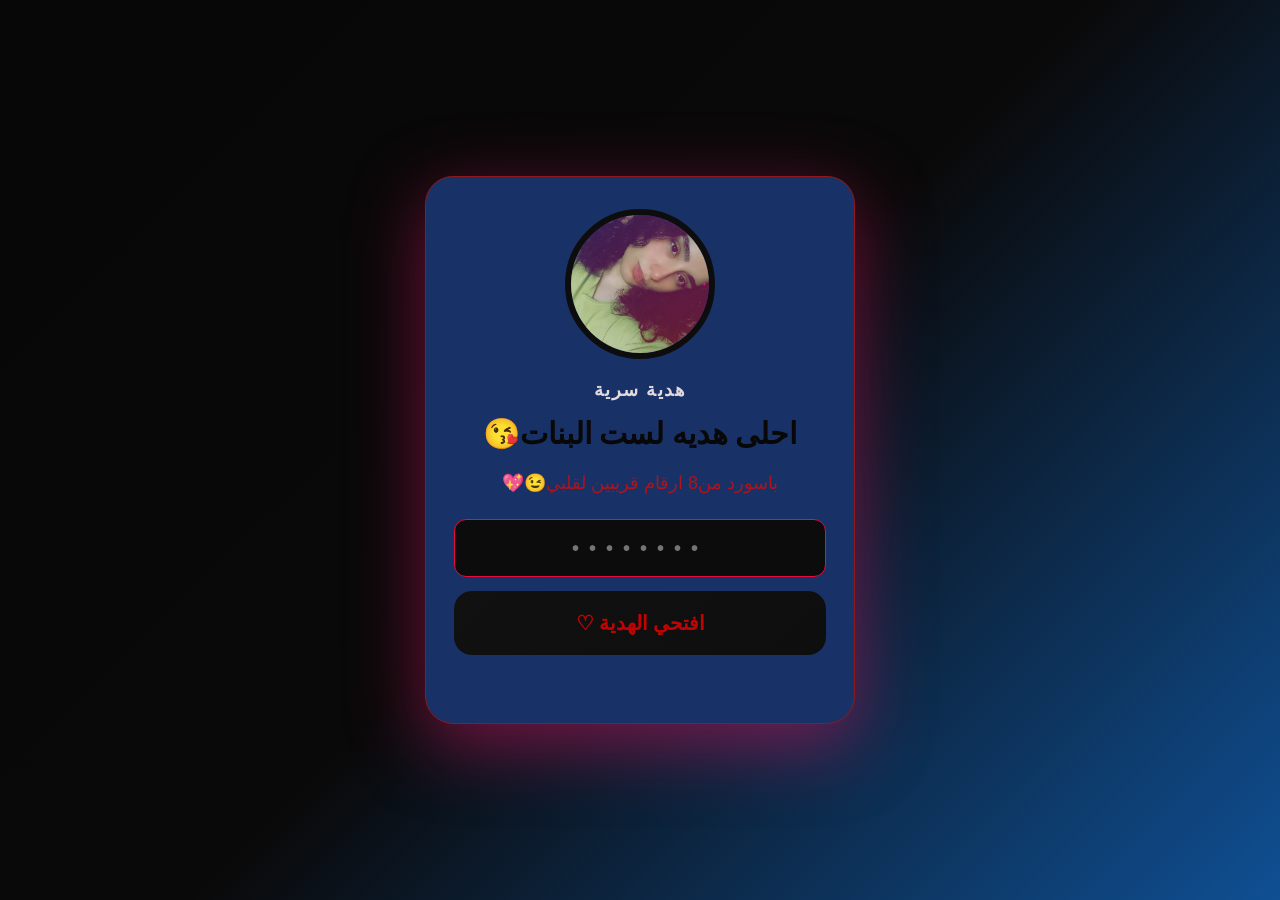
<file: index.html>
<!doctype html>
<html lang="ar" dir="rtl">
  <head>
    <meta charset="UTF-8" />
    <meta name="viewport" content="width=device-width, initial-scale=1.0" />

    <title>الهدية السرية</title>

    <link rel="stylesheet" href="style.css" />
  </head>

  <body class="login-page">
    <main class="pin-screen">
      <div class="pin-card">
        <img
          src="images/password-image.jpg.jpeg"
          alt="صورة الهدية"
        />

        <p class="eyebrow">هدية سرية</p>

        <h1>احلى هديه لست البنات😘</h1>

        <p>باسورد من8 ارقام قريبين لقلبي😉💖</p>

        <input
          id="pinInput"
          type="password"
          inputmode="numeric"
          maxlength="8"
          placeholder="••••••••"
        />

        <button
          class="button primary"
          id="pinButton"
          type="button"
        >
          افتحي الهدية ♡
        </button>

        <p
          class="pin-error"
          id="pinError"
        ></p>
      </div>
    </main>

    <script>
      const correctPin ="16102006" ;
    const pinInput = document.getElementById("pinInput");
      const pinButton = document.getElementById("pinButton");
      const pinError = document.getElementById("pinError");

      pinInput.addEventListener("input", () => {
        pinInput.value = pinInput.value
          .replace(/\D/g, "")
          .slice(0, 8);
      });

      pinButton.addEventListener("click", () => {
        const enteredPin = pinInput.value;

        if (!/^\d{8}$/.test(enteredPin)) {
          pinError.textContent =
            "اكتبي 8 أرقام بالضبط.";
          return;
        }

        if (enteredPin === correctPin) {
          window.location.href = "home.html";
        } else {
          pinError.textContent =
            "الـ PIN غلط، جربي تاني يا روحي ♡";

          pinInput.value = "";
          pinInput.focus();
        }
      });

      pinInput.addEventListener("keydown", (event) => {
        if (event.key === "Enter") {
          pinButton.click();
        }
      });
    </script>
  </body>
</html>
</file>
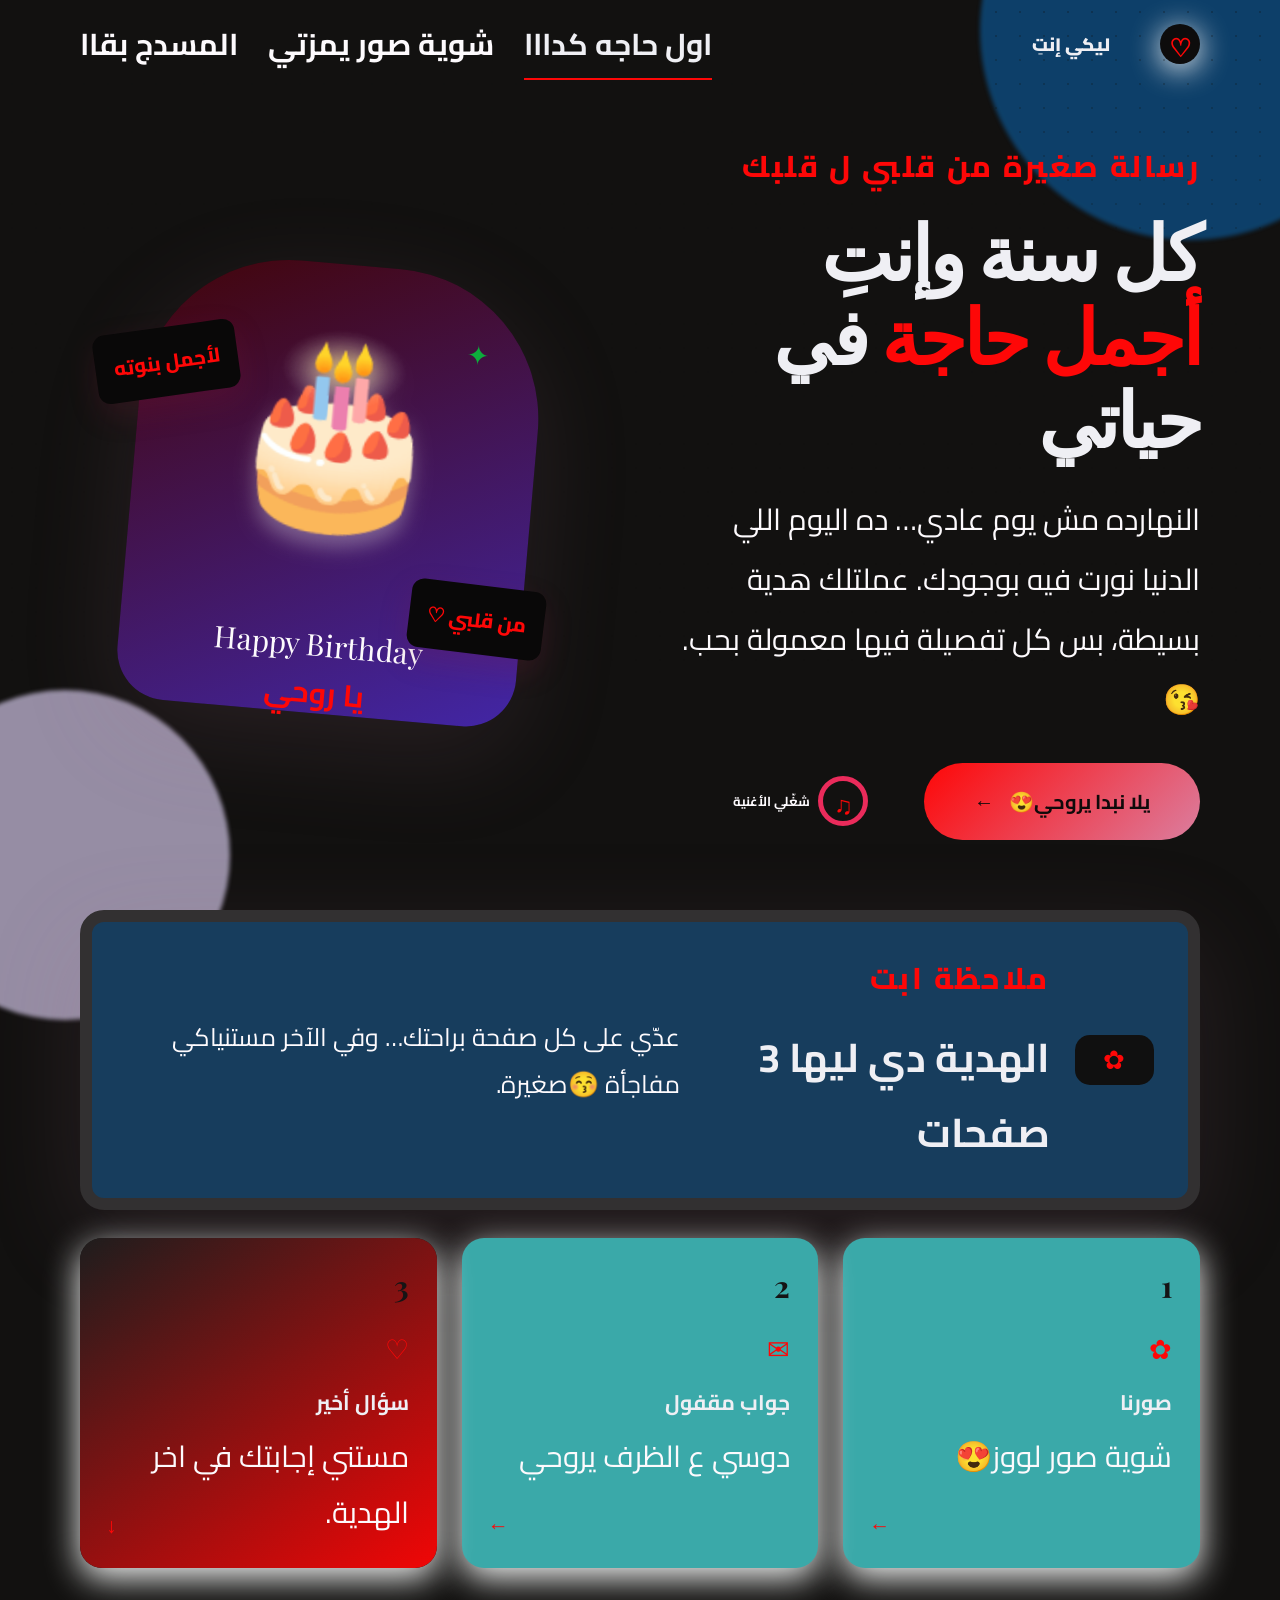
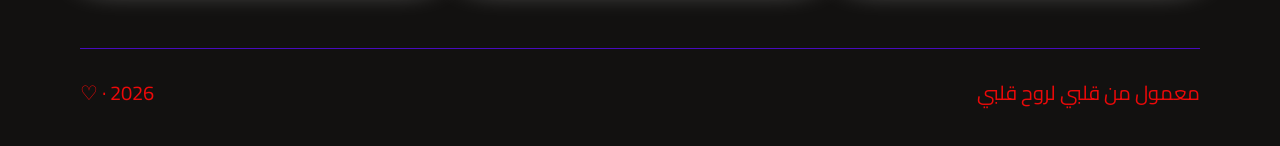
<file: home.html>
<!doctype html>
<html lang="ar" dir="rtl">
  <head>
    <meta charset="UTF-8" />
    <meta name="viewport" content="width=device-width, initial-scale=1.0" />
    <title>هديّة صغيرة لبنوووتي</title>
    <meta name="description" content="موقع عيد ميلاد صغير مليان حب وذكريات جميلة." />
    <link rel="preconnect" href="https://fonts.googleapis.com">
    <link rel="preconnect" href="https://fonts.gstatic.com" crossorigin>
    <link href="https://fonts.googleapis.com/css2?family=Cairo:wght@400;600;700;800&family=Playfair+Display:wght@600;700&display=swap" rel="stylesheet">
    <link rel="stylesheet" href="style.css" />
  </head>
  <body class="home-page">
    <div class="ambient ambient-one">
    </div>
    <div class="ambient ambient-two">
    </div>
    <header class="site-header container">
      <a class="brand" href="home.html">
        <span class="brand-mark">♡</span>
        <span>ليكي إنتِ</span>
      </a>
      <nav>
        <a class="active" href="home.html">اول حاجه كدااا</a>
        <a href="memories.html">شوية صور يمزتي</a>
        <a href="letter.html">المسدج بقاا</a>
      </nav>
    </header>
    <main>
      <section class="hero container">
        <div class="hero-copy reveal">
          <p class="eyebrow">رسالة صغيرة من قلبي ل قلبك</p>
          <h1>كل سنة وإنتِ<br>
          <em>أجمل حاجة</em> في حياتي</h1>
          <p class="hero-text">النهارده مش يوم عادي… ده اليوم اللي الدنيا نورت فيه بوجودك. عملتلك هدية بسيطة، بس كل تفصيلة فيها معمولة بحب.😘</p>
          <div class="hero-actions">
            <a class="button primary" href="memories.html">يلا نبدا يروحي😍 <span>←</span>
          </a>
          <button class="sound-pill" id="musicToggle" type="button">
            <span class="sound-icon">♫</span>
            <span id="musicLabel">شغّلي الأغنية</span>
          </button>
        </div>
      </div>
      <div class="hero-art reveal delay-one" aria-label="بطاقة عيد ميلاد مزينة بالزهور">
        <div class="orbit orbit-a">
        </div>
        <div class="orbit orbit-b">
        </div>
        <div class="cake-card">
          <div class="sparkle">✦</div>
          <div class="cake-emoji">🎂</div>
          <p>Happy Birthday</p>
          <strong>يا روحي</strong>
          <div class="mini-heart"></div>
        </div>
        <span class="floating-note note-one">لأجمل بنوته</span>
        <span class="floating-note note-two">من قلبي ♡    </span>
      </div>
    </section>
    <section class="intro-strip container reveal">
      <div class="strip-icon">✿</div>
      <div>
        <p class="eyebrow">ملاحظة ابت</p>
        <h2>الهدية دي ليها 3 صفحات</h2>
      </div>
      <p>عدّي على كل صفحة براحتك… وفي الآخر مستنياكي مفاجأة 😚صغيرة.</p>
    </section>
    <section class="steps container">
      <a class="step-card reveal" href="memories.html">
        <span class="step-number">1</span>
        <span class="step-icon">✿</span>
        <h3>صورنا</h3>
        <p>شوية صور لووز😍</p>
        <span class="arrow">←</span>
      </a>
      <a class="step-card reveal delay-one" href="letter.html">
        <span class="step-number">2</span>
        <span class="step-icon">✉</span>
        <h3>جواب مقفول</h3>
        <p>دوسي ع الظرف يروحي</p>
        <span class="arrow">←</span>
      </a>
      <div class="step-card final-card reveal delay-two">
        <span class="step-number">3</span>
        <span class="step-icon">♡</span>
        <h3>سؤال أخير</h3>
        <p>مستني إجابتك في اخر الهدية.</p>
        <span class="arrow">↓</span>
      </div>
    </section>
  </main>
  <footer class="site-footer container">
    <span>معمول من قلبي لروح قلبي</span>
    <span>2026 · ♡</span>
  </footer>
  <audio id="birthdayAudio" loop>
    <source src="assets/birthday-song.mp3.mpeg" type="audio/mpeg">
  </audio>
  <script src="script.js">
  </script>
</body>
</html>
</file>
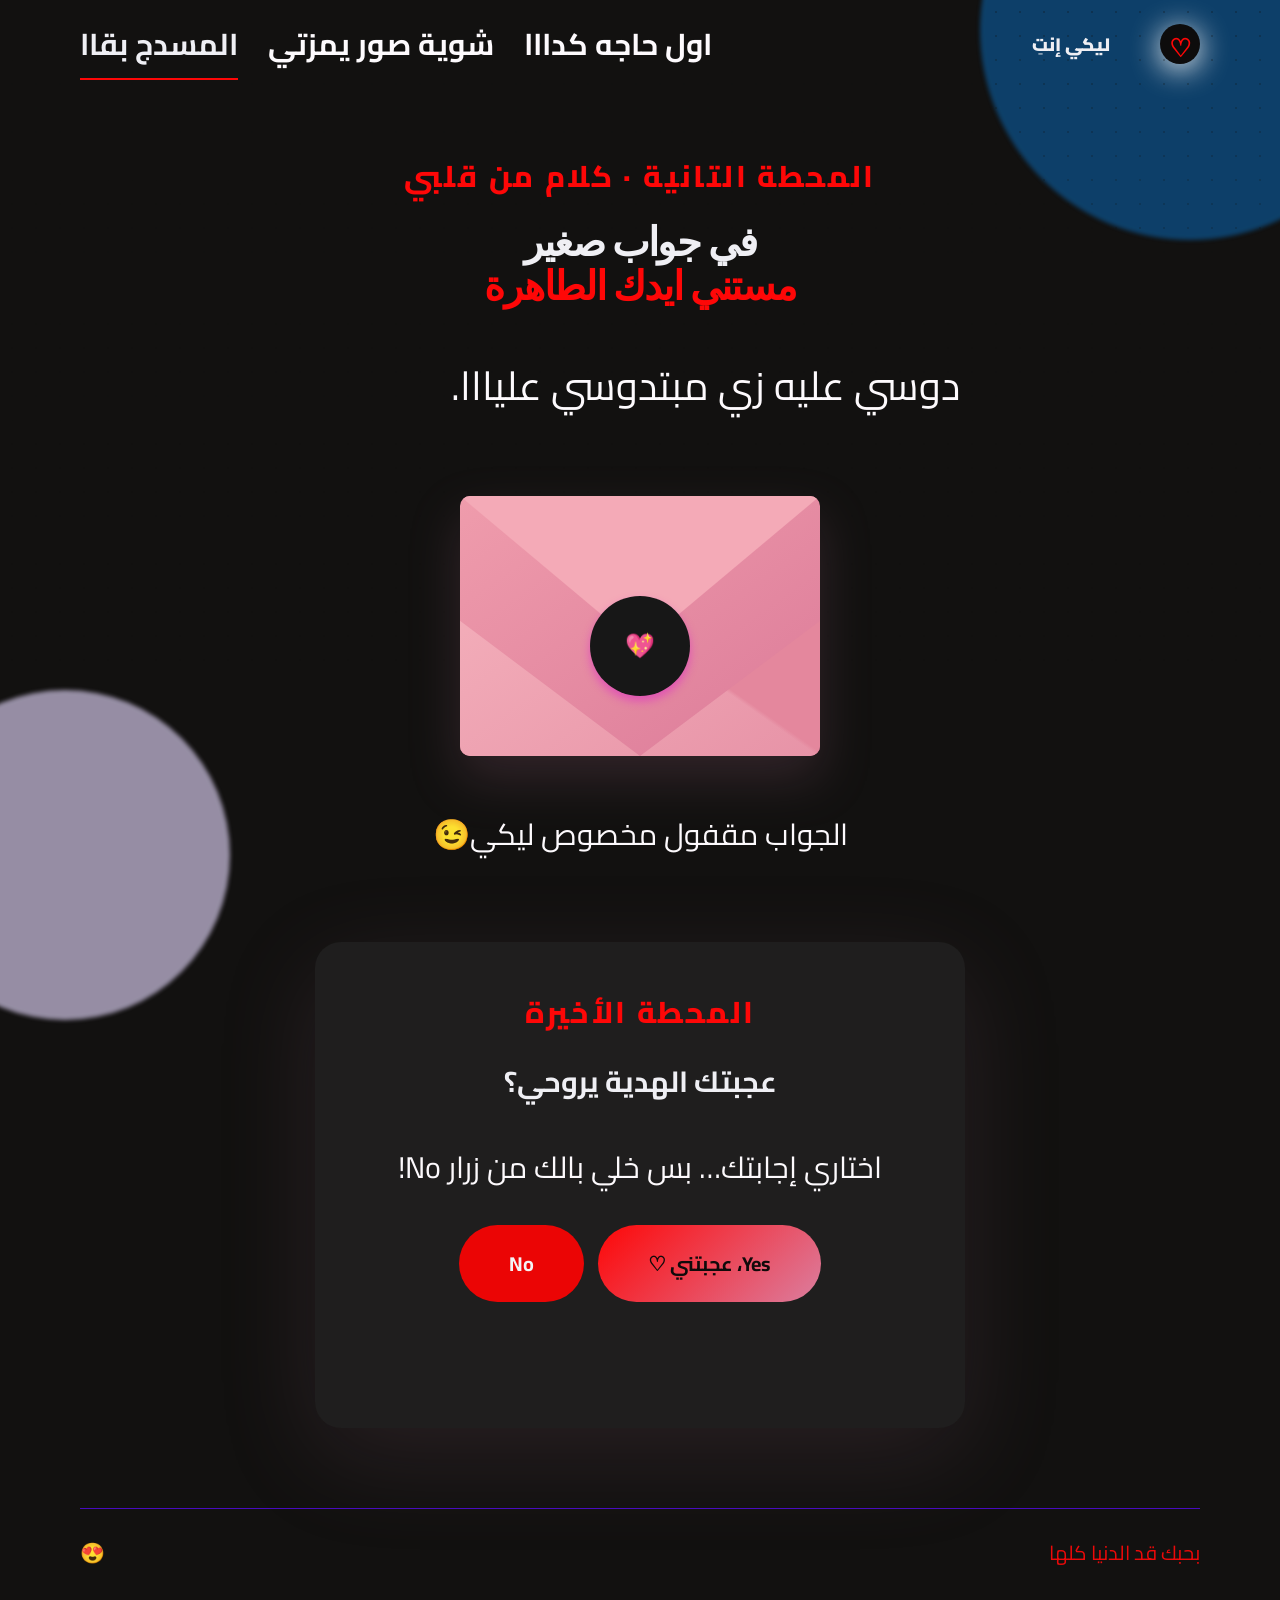
<file: letter.html>
<!doctype html>
<html lang="ar" dir="rtl">
  <head>
    <meta charset="UTF-8"/>
    <meta name="viewport" content="width=device-width, initial-scale=1.0"/>
    <title>الجواب المقفول | هدية عيد الميلاد</title>
    <link rel="preconnect" href="https://fonts.googleapis.com">
    <link rel="preconnect" href="https://fonts.gstatic.com" crossorigin>
    <link href="https://fonts.googleapis.com/css2?family=Cairo:wght@400;600;700;800&family=Playfair+Display:wght@600;700&display=swap" rel="stylesheet">
    <link rel="stylesheet" href="style.css"/>
  </head>
  <body>
    <div class="ambient ambient-one">
    </div>
    <div class="ambient ambient-two">
    </div>
    <header class="site-header container">
      <a class="brand" href="home.html">
        <span class="brand-mark">♡</span>
        <span>ليكي إنتِ</span>
      </a>
      <nav>
      <a href="home.html">اول حاجه كدااا</a>
        <a href="memories.html">شوية صور يمزتي</a>
        <a class="active" href="letter.html">المسدج بقاا</a>
      </nav>
    </header>
    <main class="inner-page letter-page container">
      <div class="page-heading centered reveal">
        <p class="eyebrow">المحطة التانية · كلام من قلبي</p>
        <h1>في جواب صغير<br>
        <em>مستني ايدك الطاهرة</em>
      </h1>
      <p> دوسي عليه زي مبتدوسي عليااا.</p>
    </div>
    <section class="letter-stage reveal">
      <button class="envelope" id="envelope" type="button" aria-expanded="false">
        <span class="envelope-back">
        </span>
        <span class="letter-paper">
          <span class="paper-content" id="letterContent">  كل سنه وانت طيبة ينور عيني كل سنه وانت جنبي ومعايا كل سنه وانت اجمل حاجه حصلت فحياتي 
انا بحبك اوي بجد يملك بحبك ومش بعرف اوصف حبي ليكي عارف اني بزعلك كتير واني اوقات كمان بهملك والله بيكون غصب عني انا مليش فالدنيا دي كلها غيرك ولا عايز فالدنيا دي كلها غيرك عايز اقعد معاكي دايما وادلعك واسمع صوتك وضحكتك علشان دول الي بيخلوني احسن وقادر اعمل اي حاجه 
الانسانه الوحيدة الي لقيتها سبورت ليا وجنبي وحضنها دايما مفتوحلي انا بحبك ياجمل من شافت عيني بحبك يالي عرفت يعني اي حب بسببك 
دي كانت هدية صغيرة مش مقامك بس عاملهالك بكل حب بجد ومتاكد انها هتفرحك 
اوعي تزعلي مني فيوم يبت بابا ملوش فالدنيا غيرك وميقدر يعيش من غيرك
حبيبتو الي عرف الحب ع ايدها والامان والحضن الحنين 
صاحبتو الي دايما جنبو وسرو معاها وراحتو معاها قبل متكون حبيبتو بنتو الي ميقدرش يشوفها زعلانه ولا يشوفها بتعيط بنتو الي بيحبها اكتر من نفسو واي حد فالدنيا بنتو الي حسستو يعني اي اب بجد 
انا بحبك اوي يملك بحبك بكل تفاصيلك بكل عيوبك بكل حاجه انا مش عايز غيرك بجد ولا هقبل اكون لغيرك عيوبك عندي احسن من مزايا فاي حد وانا اصلا بشوف عيوبك مزايا ليا 
`كل سنه وانت طيبة يحتة من قلب بابا😚💖💖💖💖💖💖🎈.</span>
        </span>
        <span class="envelope-flap">
        </span>
        <span class="envelope-front">
        </span>
        <span class="wax-seal">💖</span>
        <span class="open-hint">دوسي يبت</span>
      </button>
      <p class="letter-status" id="letterStatus">الجواب مقفول مخصوص ليكي😉</p>
    </section>
    <section class="question-card reveal">
      <p class="eyebrow">المحطة الأخيرة</p>
      <h2>عجبتك الهدية يروحي؟</h2>
      <p>اختاري إجابتك… بس خلي بالك من زرار No!</p>
      <div class="answer-buttons">
        <button class="button primary" id="yesButton" type="button">Yes، عجبتني ♡</button>
        <button class="button runaway" id="noButton" type="button">No</button>
      </div>
      <p class="answer-result" id="answerResult" aria-live="polite">
      </p>
    </section>
  </main>
  <footer class="site-footer container">
    <span>بحبك قد الدنيا كلها</span>
    <span>😍</span>
  </footer>
  <audio id="birthdayAudio" loop>
    <source src="assets/birthday-song.mp3.mpeg" type="audio/mpeg" />
  </audio>
  <script src="script.js">
  </script>
</body>
</html>
</file>
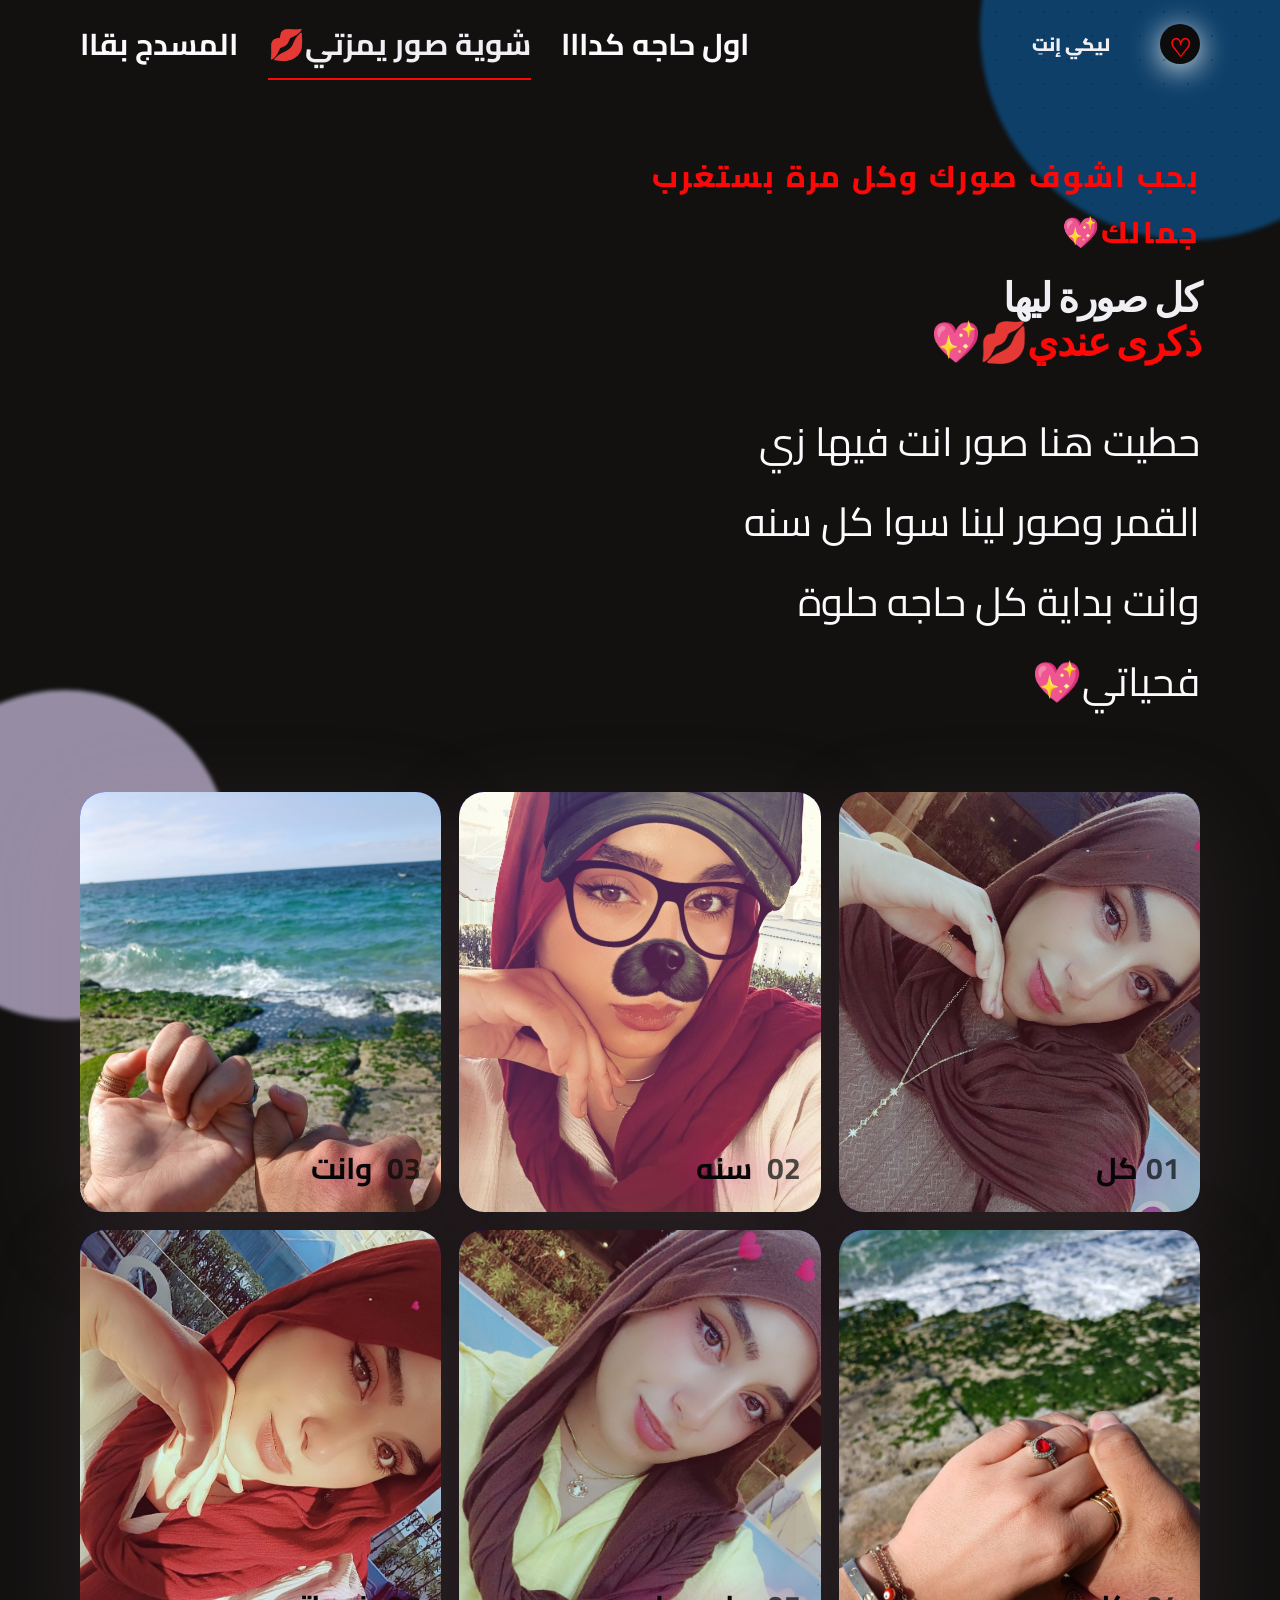
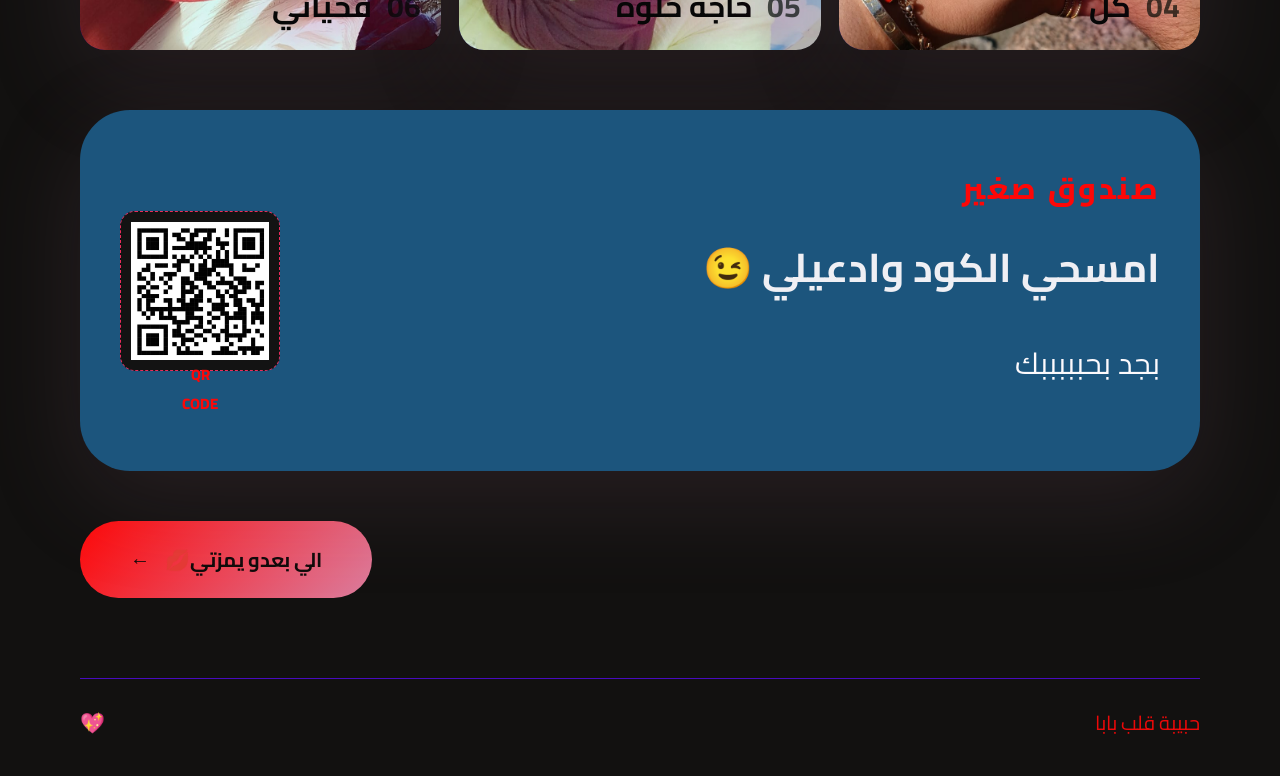
<file: memories.html>
<!doctype html>
<html lang="ar" dir="rtl">
  <head>
    <meta charset="UTF-8" />
    <meta name="viewport" content="width=device-width, initial-scale=1.0" />
    <title>ذكرياتنا | هدية عيد الميلاد</title>
    <link rel="preconnect" href="https://fonts.googleapis.com" />
    <link rel="preconnect" href="https://fonts.gstatic.com" crossorigin />
    <link
      href="https://fonts.googleapis.com/css2?family=Cairo:wght@400;600;700;800&family=Playfair+Display:wght@600;700&display=swap"
      rel="stylesheet"
    />
    <link rel="stylesheet" href="style.css" />
  </head>
  <body>
    <div class="ambient ambient-one"></div>
    <div class="ambient ambient-two"></div>

    <header class="site-header container">
      <a class="brand" href="home.html">
        <span class="brand-mark">♡</span>
        <span>ليكي إنتِ</span>
      </a>
      <nav>
        <a href="home.html">اول حاجه كدااا</a>
        <a class="active" href="memories.html">شوية صور يمزتي💋</a>
        <a href="letter.html">المسدج بقاا</a>
      </nav>
    </header>

    <main class="inner-page container">
      <div class="page-heading reveal">
        <p class="eyebrow">بحب اشوف صورك وكل مرة بستغرب جمالك💖</p>
        <h1>
          كل صورة ليها<br />
          <em>ذكرى عندي💋💖</em>
        </h1>
        <p>
         حطيت هنا صور انت فيها زي القمر وصور لينا سوا كل سنه وانت بداية كل حاجه حلوة فحياتي💖
        </p>
      </div>

      <div class="photo-grid">
        <figure class="memory-photo tall reveal">
          <img
            src="images/photo-1.jpg.jpeg"
            alt="صورتنا الأولى"
            onerror="this.style.display='none'; this.parentElement.classList.add('photo-placeholder')"
          />
          <figcaption><span>01</span>كل </figcaption>
        </figure>

        <figure class="memory-photo reveal delay-one">
          <img
            src="images/photo-2.jpg.jpeg"
            alt=" "
            onerror="this.style.display='none'; this.parentElement.classList.add('photo-placeholder')"
          />
          <figcaption><span>02</span> سنه </figcaption>
        </figure>

        <figure class="memory-photo reveal delay-two">
          <img
            src="images/photo-3.jpg.jpeg"
            alt="لحظة مميزة"
            onerror="this.style.display='none'; this.parentElement.classList.add('photo-placeholder')"
          />
          <figcaption><span>03</span>  وانت</figcaption>
        </figure>

        <figure class="memory-photo reveal">
          <img
            src="images/photo-4.jpg.jpeg"
            alt="ذكرى رابعة"
            onerror="this.style.display='none'; this.parentElement.classList.add('photo-placeholder')"
          />
          <figcaption><span>04</span> كل </figcaption>
        </figure>

        <figure class="memory-photo reveal delay-one">
          <img
            src="images/photo-5.jpg.jpeg"
            alt="ذكرى خامسة"
            onerror="this.style.display='none'; this.parentElement.classList.add('photo-placeholder')"
          />
          <figcaption><span>05</span> حاجه حلوه</figcaption>
        </figure>

        <figure class="memory-photo reveal delay-two">
          <img
            src="images/photo-6.jpg.jpeg"
            alt="ذكرى سادسة"
            onerror="this.style.display='none'; this.parentElement.classList.add('photo-placeholder')"
          />
          <figcaption><span>06</span> فحياتي</figcaption>
        </figure>
      </div>

      <section class="qr-section reveal">
        <div>
          <p class="eyebrow">صندوق صغير</p>
          <h2>امسحي الكود وادعيلي 😉</h2>
          <p>
           بجد بحبببببك
          </p>
        </div>
        <div class="qr-box">
          <img
            src="assets/qr-code.png.jpeg"
            alt="QR code"
            onerror="this.style.display='none'; this.parentElement.classList.add('qr-placeholder')"
          />
          <span>QR<br />CODE</span>
        </div>
      </section>

      <div class="page-next">
        <a class="button primary" href="letter.html">
          الي بعدو يمزتي💋<span>←</span>
        </a>
      </div>
    </main>

    <footer class="site-footer container">
      <span>حبيبة قلب بابا </span>
      <span>💖</span>
    </footer>

    <audio id="birthdayAudio" loop>
      <source src="assets/birthday-song.mp3.mpeg" type="audio/mpeg" />
    </audio>
    <script src="script.js"></script>
  </body>
</html>
</file>
<file: style.css>
:root {
  --ink:#efeff4;
  --muted:#fdfafd;
  --cream:#121110;
  --pink:#ea2b5b;
  --rose:#fe0707;
  --peach:#0c5a9a;
  --lilac:#ded2f5;
  --white:#f2f9f5;
  --shadow:0 28px 100px rgba(169,116,138,.15)
}

* {
  box-sizing:border-box
}

html {
  scroll-behavior:smooth
}

body {
  margin:0;
  min-height:100vh;
  color:var(--ink);
  font-family:Cairo,Arial,sans-serif;
  background:var(--cream);
  overflow-x:hidden
}

body:before {
  content:"";
  position:fixed;
  inset:0;
  pointer-events:none;
  opacity:.28;
  background-image:radial-gradient(hsl(120, 3%, 8%) 1px,transparent 1px);
  background-size:24px 24px;
  mask-image:linear-gradient(to bottom,black,transparent 75%)
}

.ambient {
  position:fixed;
  z-index:-1;
  border-radius:50%;
  filter:blur(2px);
  opacity:.65
}

.ambient-one {
  width:420px;
  height:420px;
  top:-180px;
  right:-120px;
  background:var(--peach)
}

.ambient-two {
  width:330px;
  height:330px;
  bottom:-120px;
  left:-100px;
  background:var(--lilac)
}

.container {
  width:min(1120px,calc(100% - 48px));
  margin:auto
}

.site-header {
  height:88px;
  display:flex;
  align-items:center;
  justify-content:space-between
}

.brand {
  display:flex;
  align-items:center;
  gap:50px;
  color:var(--ink);
  text-decoration:none;
  font-weight:900
}

.brand-mark {
  display:grid;
  place-items:center;
  width:40px;
  height:40px;
  border-radius:70%;
  background:#0d0c0c;
  color:var(--rose);
  font-size:25px;
  box-shadow:0 5px 30px #f8f8f8
}

.site-header nav {
  display:flex;
  gap:30px
}

.site-header nav a {
  position:relative;
  padding:8px 0;
  color:var(--muted);
  text-decoration:none;
  font-size:15px;
  font-weight:700
}

.site-header nav a:after {
  content:"";
  position:absolute;
  bottom:0;
  right:0;
  width:0;
  height:2px;
  background:var(--rose);
  transition:.3s
}

.site-header nav a:hover:after,.site-header nav a.active:after {
  width:100%
}

.site-header nav a.active {
  color:var(--ink)
}

.hero {
  min-height:610px;
  display:grid;
  grid-template-columns:1.05fr .95fr;
  align-items:center;
  gap:60px;
  padding:50px 0 70px
}

.eyebrow {
  color:var(--rose);
  font-size:20px;
  font-weight:800;
  letter-spacing:.08em;
  margin:0 0 14px
}

.hero h1,.page-heading h1 {
  font-family:'Playfair Display',serif;
  font-size:clamp(46px,6vw,76px);
  line-height:1.1;
  letter-spacing:-.04em;
  margin:0 0 24px
}

.hero h1 em,.page-heading h1 em {
  color:var(--rose);
  font-style:normal
}

.hero-text,.page-heading>p:last-child {
  max-width:520px;
  color:var(--muted);
  line-height:2;
  font-size:15px
}

.hero-actions {
  display:flex;
  align-items:center;
  gap:50px;
  margin-top:34px
}

.button {
  border:0;
  border-radius:50px;
  padding:20px 50px;
  font:700 20px Cairo;
  cursor:pointer;
  text-decoration:none;
  display:inline-flex;
  align-items:center;
  gap:15px;
  transition:.3s
}

.button:hover {
  transform:translateY(-4px);
  box-shadow:0 15px 25px #d991a744
}

.button.primary {
  color:#100a0a;
  background:linear-gradient(135deg,var(--rose),#db7e9f)
}

.button.primary span {
  font-size:20px
}

.sound-pill {
  border:0;
  background:none;
  color:var(--muted);
  font:700 13px Cairo;
  cursor:pointer;
  display:flex;
  align-items:center;
  gap:8px
}

.sound-icon {
  display:grid;
  place-items:center;
  width: 50px;px;
  height: 50px;px;
  border:5px solid var(--pink);
  border-radius:70%;
  color:var(--rose);
  font-size:25px
}

.sound-pill.playing .sound-icon {
  background:var(--rose);
  color:rgb(118, 28, 28)
}

.hero-art {
  height:480px;
  position:relative;
  display:grid;
  place-items:center
}

.cake-card {
  position:relative;
  width:400px;
  height:450px;
  border-radius:150px 150px 50px 50px;
  background:linear-gradient(155deg,#430406,#4226a6);
  box-shadow:var(--shadow);
  display:flex;
  flex-direction:column;
  align-items:center;
  justify-content:center;
  transform:rotate(5deg)
}

.cake-emoji {
  font-size:180px;
  filter:drop-shadow(0 12px 10px #f4f1f155);
  animation:float 4s ease-in-out infinite
}

.cake-card p {
  color:var(--muted);
  margin:30px 0 0;
  font-family:'Playfair Display';
  font-size:30px
}

.cake-card strong {
  color:var(--rose);
  font-size:30px
}

.sparkle {
  position:absolute;
  top:54px;
  right:54px;
  color:#0dac3c;
  font-size:27px
}

.mini-heart {
  position:absolute;
  bottom:35px;
  left:40px;
  color:var(--pink)
}

.orbit {
  position:absolute;
  border:50px solid #edb8c655;
  border-radius:50%;
  animation:spin 18s linear infinite
}

.orbit-a {
  width:420px;
  height:250px;
  transform:rotate(-30deg)
}

.orbit-b {
  width:300px;
  height:450px;
  transform:rotate(32deg);
  animation-direction:reverse
}

.floating-note {
  position:absolute;
  background:#090808;
  padding:16px 18px;
  border-radius:12px;
  box-shadow:0 12px 30px #851a3c33;
  color:var(--rose);
  font-size:20px;
  font-weight:800
}

.note-one {
  top:78px;
  left:15px;
  transform:rotate(-8deg)
}

.note-two {
  bottom:75px;
  right:40px;
  transform:rotate(7deg)
}

.intro-strip {
  display:flex;
  align-items:center;
  gap:25px;
  padding:28px 34px;
  border:12px solid #323031;
  background:#173d5d;
  border-radius:24px;
  box-shadow:var(--shadow)
}

.strip-icon {
  width:100px;
  height:50px;
  display:grid;
  place-items:center;
  border-radius:15px;
  background:#101010;
  color:var(--rose);
  font-size:26px
}

.intro-strip h2 {
  font-size:40px;
  margin:0
}

.intro-strip>p:last-child {
  margin:0 0 0 auto;
  color:var(--muted);
  font-size:25px
}

.steps {
  display:grid;
  grid-template-columns:repeat(3,1fr);
  gap:25px;
  padding:28px 0 80px
}

.step-card {
  position:relative;
  text-decoration:none;
  color:var(--ink);
  background:#3aa9a9;
  border-radius:22px;
  padding:28px;
  min-height:100px;
  box-shadow:0 10px 34px #f5f7f6;
  transition:.3s
}

.step-card:hover {
  transform:translateY(-7px)
}

.step-number {
  color:#151415;
  font:700 70px 'Playfair Display'
}

.step-icon {
  display:block;
  color:var(--rose);
  font-size:27px;
  margin:16px 0 9px
}

.step-card h3 {
  margin:0 0 6px
}

.step-card p {
  margin:0;
  color:var(--muted);
  font-size:15px
}

.arrow {
  position:absolute;
  bottom:23px;
  left:26px;
  color:var(--rose);
  font-size:21px
}

.final-card {
  background:linear-gradient(145deg,#1e1d1d,#f10606)
}

.site-footer {
  display:flex;
  justify-content:space-between;
  border-top:1px solid #470bbf;
  padding:25px 0 35px;
  color:#ec0909;
  font-size:20px
}

.inner-page {
  padding:60px 0 80px
}

.page-heading {
  max-width:650px;
  margin-bottom:70px
}

.page-heading h1 {
  font-size:clamp(70px,10vw,70px)
}

.photo-grid {
  display:grid;
  grid-template-columns:repeat(3,minmax(0,1fr));
  grid-auto-rows:420px;
  gap:18px
}

.memory-photo {
  position:relative;
  overflow:hidden;
  margin:0;
  border-radius:25px;
  background:linear-gradient(135deg,#0505f0,#0f0c15);
  box-shadow:var(--shadow)
}

.memory-photo.tall {
  grid-row:auto
}

.memory-photo img {
  display:block;
  width:100%;
  height:100%;
  margin:0;
  padding:0;
  object-fit:cover;
  object-position:center 25%;
  transition:.5s
}

.memory-photo:hover img {
  transform:scale(1.5)
}

.memory-photo figcaption {
  position:absolute;
  right:20px;
  bottom:16px;
  color:#070707;
  font-size:50px;
  font-weight:700;
  text-shadow:0 2px 40px #e50b95
}

.photo-grid .memory-photo:nth-child(n + 4) {
  min-height:220px
}

.memory-photo figcaption span {
  opacity:.7;
  margin-left:8px
}

.photo-placeholder:before {
  content:'ضعي الصورة هنا';
  position:absolute;
  inset:0;
  display:grid;
  place-items:center;
  color:#f6f5f9;
  font-weight:450;
  font-size:25px;
  background:linear-gradient(145deg,#d62bb7,#c8b6e8)
}

.photo-placeholder figcaption {
  z-index:3
}

.qr-section {
  display:flex;
  align-items:center;
  justify-content:space-between;
  margin-top:60px;
  padding:50px 40px;
  background:#1c557d;
  border-radius:50px;
  box-shadow:var(--shadow)
}

.qr-section h2 {
  margin:0 0 20px;
  font-size:40px
}

.qr-section p:not(.eyebrow) {
  color:var(--muted);
  font-size:70px
}

.qr-section code {
  color:var(--rose)
}

.qr-box {
  position:relative;
  width:160px;
  height:160px;
  padding:10px;
  border-radius:15px;
  background:#131313;
  border:1px dashed var(--pink);
  display:grid;
  place-items:center;
  color:var(--rose);
  font-size:15px;
  font-weight:800;
  text-align:center
}

.qr-box img {
  width:100%;
  height:100%;
  object-fit:contain
}

.qr-placeholder:before {
  content:"";
  position:absolute;
  inset:12px;
  background:repeating-linear-gradient(45deg,#9db0a902 0 4px,#fff 4px 8px);
  opacity:.12
}

.page-next {
  text-align:left;
  margin-top:50px
}

.centered {
  text-align:center;
  margin-left:auto;
  margin-right:auto
}

.letter-stage {
  width:100%;
  margin:50px 0 80px;
  text-align:center
}


.wax-seal {
  position:absolute;
  z-index:5;
  top:100px;
  left:50%;
  transform:translateX(-50%);
  width:100px;
  height:100px;
  border-radius:50%;
  display:grid;
  place-items:center;
  background:#171717;
  color:#0303d6;
  font-size:24px;
  box-shadow:0 5px 10px #db02d466;
  transition:.4s
}

.open-hint {
  position:absolute;
  z-index:6;
  bottom:-36px;
  left:0;
  right:0;
  color:var(--rose);
  font-size:12px
}

.envelope {
  position:relative;
  display:block;
  width:360px;
  height:260px;
  margin:0 auto;
  border:0;
  background:transparent;
  cursor:pointer;
  overflow:hidden;
  filter:drop-shadow(0 22px 25px #b9779330);
  transition:.4s
}

.envelope.open {
  overflow: visible;
}

.envelope:hover {
  transform:translateY(-7px) rotate(-1deg)
}

.envelope-back {
  position:absolute;
  inset:0;
  z-index:1;
  border-radius:10px;
  background:linear-gradient(145deg,#ef9cac,#dc7b99)
}

.envelope-front {
  position: absolute;
  inset: 0;
  z-index: 3;
  border-radius:10px;
  background:
    linear-gradient(
      35deg,
      transparent 49%,
      #e4879d 50%,
      #e4879d 100%
    ),
    linear-gradient(
      145deg,
      #f6b4be,
      #e793a7
    );
  clip-path: polygon(
    0 48%,
    50% 100%,
    100% 48%,
    100% 100%,
    0 100%
  );
}

.envelope-flap {
  position: absolute;
  inset: 0;
  z-index: 4;
  border-radius:10px;
  background: #f4aab7;
  clip-path: polygon(
    0 0,
    100% 0,
    50% 58%
  );
  transform-origin: top;
  transition: 0.6s;
}

.letter-paper {
  position: absolute;
  z-index: 2;
  width:100%;
  height:100%;
  left:6%;
  top: 2%;
  padding: 18px 18px;
  box-sizing: border-box;
  overflow-y:auto;
  overflow-x:hidden;
  -webkit-overflow-scrolling:touch;
  background:#fffdf9;
  color:#45364d;
  line-height: 1.9;
  font-size:25px;
  transform: translateY(100%);
  transition: 0.7s;
}

.letter-paper::-webkit-scrollbar {
  width:8px;
}

.letter-paper::-webkit-scrollbar-thumb {
  background:#e997ae;
  border-radius:10px;
}

.envelope.open .envelope-back,
.envelope.open .envelope-front,
.envelope.open .envelope-flap,
.envelope.open .letter-paper {
  border-radius:10px;
}

.paper-content {
  display:block;
  color:#45364d;
  white-space:pre-line;
  opacity: 0;
  transition: 0.4s 0.3s;
}

.envelope.open .envelope-flap {
  transform: rotateX(180deg);
  z-index: 1;
}

.envelope.open .letter-paper {
  transform: translateY(-86px);
  z-index: 5;
}

.envelope.open .paper-content {
  opacity: 1;
}


.envelope.open .wax-seal {
  opacity:0;
  transform:translateX(-50%) scale(.4)
}

.letter-status {
  color:var(--muted);
  font-size:13px;
  margin-top:50px
}

.question-card {
  max-width:650px;
  margin:auto;
  text-align:center;
  background:#1f1e1e;
  border-radius:26px;
  padding:42px 28px;
  box-shadow:var(--shadow)
}

.question-card h2 {
  font-size:29px;
  margin:0 0 10px
}

.question-card>p:not(.eyebrow):not(.answer-result) {
  color:var(--muted);
  font-size:14px
}

.answer-buttons {
  display:flex;
  justify-content:center;
  gap:14px;
  margin-top:25px;
  min-height:55px
}

.runaway {
  background:#eb0505;
  color:#f4f3f4;
  position:relative
}

.answer-result {
  color:var(--rose);
  font-weight:800;
  min-height:24px
}

.reveal {
  animation:rise .75s both
}

.delay-one {
  animation-delay:.12s
}

.delay-two {
  animation-delay:.24s
}

@keyframes rise {
from {
  opacity:0;
  transform:translateY(20px)
}

to {
  opacity:1;
  transform:none
}

}

@keyframes float {
0%,100% {
  transform:translateY(0)
}

50% {
  transform:translateY(-12px)
}

}

@keyframes spin {
to {
  transform:rotate(360deg)
}

}

@media(max-width:760px) {
.container {
  width:min(100% - 32px,560px)
}

.site-header {
  height:76px
}

.site-header nav {
  gap:14px
}

.site-header nav a {
  font-size:11px
}

.hero {
  grid-template-columns:1fr;
  padding-top:30px
}

.hero h1 {
  font-size:48px
}

.hero-art {
  height:390px;
  order:-1
}

.cake-card {
  width:230px;
  height:280px
}

.cake-emoji {
  font-size:82px
}

.orbit-a {
  width:300px;
  height:180px
}

.orbit-b {
  height:340px
}

.intro-strip,.qr-section {
  align-items:flex-start;
  flex-direction:column;
  padding:26px
}

.intro-strip>p:last-child {
  margin:0
}

.steps {
  grid-template-columns:1fr
}

.photo-grid {
  grid-template-columns:1fr;
  grid-template-rows:repeat(6,380px)
}

.memory-photo.tall {
  grid-row:auto
}

.envelope {
  transform:scale(.82);
  margin:0 auto
}

.envelope:hover {
  transform:scale(.82) translateY(-7px)
}

.answer-buttons {
  flex-wrap:wrap
}

.page-next {
  text-align:center
}
}
/* تنسيق صفحة الباسورد فقط */

body.login-page {
  position: relative;
  width: 100%;
  min-width: 100%;
  min-height: 100vh;
  margin: 0;
  overflow: hidden;
  background: #090501 !important;
  color: #0f0d10 !important;
}

body.login-page::before {
  display: none;
}

body.login-page .pin-screen {
  position: fixed !important;
  inset: 0 !important;
  z-index: 9999 !important;

  display: flex !important;
  align-items: center !important;
  justify-content: center !important;

  width: 100vw !important;
  height: 100vh !important;
  min-height: 100vh !important;

  margin: 0 !important;
  padding: 24px !important;

  box-sizing: border-box !important;

  background: linear-gradient(
    135deg,
    #080707 0%,
    #0a0909 50%,
    #0f4f93 100%
  ) !important;
}

body.login-page .pin-card {
  position: relative !important;

  display: flex !important;
  flex-direction: column !important;
  align-items: center !important;

  width: min(430px, 100%) !important;
  max-width: 430px !important;

  margin: 0 auto !important;
  padding: 32px 28px !important;

  box-sizing: border-box !important;

  text-align: center !important;

  background: #183166 !important;
  border: 1px solid #911919 !important;
  border-radius: 28px !important;
  box-shadow: 0 20px 70px rgba(215, 23, 103, 0.519) !important;
}

body.login-page .pin-card img {
  display: block !important;

  width: 150px !important;
  height: 150px !important;

  margin: 0 auto 20px !important;

  object-fit: cover !important;

  border: 6px solid #0e0d0d !important;
  border-radius: 50% !important;
}

body.login-page .pin-card .eyebrow {
  margin: 0 0 12px !important;
  color: #e2dadc !important;
  font-size: 18px !important;
  font-weight: 800 !important;
}

body.login-page .pin-card h1 {
  width: 100% !important;

  margin: 0 0 12px !important;

  color: #090809 !important;
  text-align: center !important;
  font-family: "Playfair Display", serif !important;
  font-size: 30px !important;
  line-height: 1.4 !important;
}

body.login-page .pin-card > p:not(.eyebrow):not(.pin-error) {
  width: 100% !important;

  margin: 0 !important;

  color: #ad141c !important;
  text-align: center !important;
  font-size: 18px !important;
  line-height: 1.8 !important;
}

body.login-page #pinInput {
  display: block !important;

  width: 100% !important;
  height: 58px !important;

  margin: 20px 0 14px !important;
  padding: 12px 16px !important;

  box-sizing: border-box !important;

  direction: ltr !important;
  text-align: center !important;
  letter-spacing: 10px !important;

  color: #910ad9 !important;
  background: #0c0c0c !important;

  border: 1px solid #eb0a3e !important;
  border-radius: 12px !important;
  outline: none !important;

  font-family: Cairo, Arial, sans-serif !important;
  font-size: 20px !important;
  font-weight: 700 !important;
}

body.login-page #pinInput:focus {
  border-color: #557b5b !important;
  box-shadow: 0 0 0 4px rgba(229, 226, 227, 0.933) !important;
}

body.login-page .pin-card .button {
  display: flex !important;

  width: 100% !important;
  min-height: 54px !important;

  align-items: center !important;
  justify-content: center !important;

  margin: 0 !important;
  box-sizing: border-box !important;

  color: #c10303 !important;
  background: linear-gradient(
    135deg,
    #121111,
    #0f0e0f
  ) !important;

  border: 0 !important;
  border-radius: 18px !important;

  cursor: pointer !important;
}

body.login-page .pin-error {
  width: 100% !important;
  min-height: 24px !important;

  margin: 12px 0 0 !important;

  color: #d96f8d !important;
  text-align: center !important;
  font-size: 30px !important;
  font-weight: 700 !important;
}

@media (max-width: 600px) {
  body.login-page .pin-card {
    padding: 30px 30px !important;
  }

  body.login-page .pin-card img {
    width: 120px !important;
    height: 120px !important;
  }

  body.login-page .pin-card h1 {
    font-size: 35px !important;
  }
}

/* تكبير النصوص الصغيرة */
body {
  font-size:18px;
}

.site-header nav a,
.eyebrow,
.hero-text,
.page-heading > p:last-child,
.step-card p,
.qr-section p:not(.eyebrow),
.memory-photo figcaption,
.letter-status,
.question-card > p:not(.eyebrow):not(.answer-result),
  .answer-result,
  .open-hint {
  font-size:30px !important;
}

.step-number {
  font-size:30px !important;
}

.page-heading h1 {
  font-size:40px !important;
}

.page-heading > p:last-child {
  font-size:40px !important;
}

/* نسخة الهاتف */
@media (max-width:760px) {
  body {
    font-size:16px;
  }

  .container {
    width:calc(100% - 28px);
  }

  .site-header {
    height:auto;
    min-height:74px;
    gap:12px;
    flex-direction:column;
    justify-content:center;
    padding:14px 0;
  }

  .site-header nav {
    width:100%;
    justify-content:center;
    gap:12px;
  }

  .site-header nav a {
    font-size:12px !important;
    white-space:nowrap;
  }

  .hero {
    min-height:auto;
    gap:12px;
    padding:26px 0 48px;
  }

  .hero h1 {
    font-size:42px !important;
    line-height:1.2;
  }

  .hero-text,
  .page-heading > p:last-child,
  .step-card p,
  .qr-section p:not(.eyebrow),
  .question-card > p:not(.eyebrow):not(.answer-result) {
    font-size:16px !important;
    line-height:1.9;
  }

  .eyebrow {
    font-size:13px !important;
  }

  .hero-art {
    height:330px;
    transform:scale(.86);
    margin:-20px 0;
  }

  .cake-card {
    width:220px;
    height:270px;
  }

  .cake-emoji {
    font-size:76px;
  }

  .orbit-a {
    width:290px;
    height:170px;
  }

  .orbit-b {
    width:230px;
    height:330px;
  }

  .floating-note {
    padding:9px 12px;
    font-size:11px !important;
  }

  .intro-strip,
  .qr-section {
    gap:14px;
    padding:22px 18px;
    border-radius:20px;
  }

  .intro-strip h2,
  .qr-section h2 {
    font-size:21px;
    line-height:1.5;
  }

  .steps {
    gap:14px;
    padding:22px 0 50px;
  }

  .step-card {
    min-height:150px;
    padding:22px;
  }

  .step-number {
    font-size:14px !important;
  }

  .step-icon {
    margin:10px 0 6px;
  }

  .inner-page {
    padding:34px 0 50px;
  }

  .page-heading {
    margin-bottom:28px;
  }

  .page-heading h1 {
    font-size:36px !important;
    line-height:1.25;
  }

  .photo-grid {
    grid-template-columns:1fr;
    grid-template-rows:repeat(6,300px);
    gap:14px;
  }

  .memory-photo {
    border-radius:18px;
  }

  .memory-photo img {
    object-position:center 25%;
  }

  .memory-photo figcaption {
    right:14px;
    bottom:12px;
    font-size:18px !important;
    text-shadow:0 2px 8px rgba(0,0,0,.6);
  }

  .qr-section {
    margin-top:28px;
  }

  .qr-box {
    width:120px;
    height:120px;
    align-self:center;
  }

  .page-next {
    text-align:center;
    margin-top:26px;
  }

  .letter-page .page-heading h1 {
    font-size:36px !important;
  }

  .letter-stage {
    margin:12px 0 55px;
  }

  .envelope {
    width:320px;
    height:230px;
    max-width:100%;
    transform:scale(.86);
    margin:0 auto;
  }

  .envelope:hover {
    transform:scale(.86) translateY(-5px);
  }

  .letter-paper {
    font-size:16px;
    line-height:1.8;
  }

  .letter-status,
  .open-hint {
    font-size:14px !important;
  }

  .question-card {
    padding:28px 18px;
    border-radius:20px;
  }

  .question-card h2 {
    font-size:25px;
  }

  .answer-result {
    font-size:16px !important;
  }

  .button {
    padding:13px 17px;
    font-size:14px;
  }

  .site-footer {
    font-size:12px;
  }
}
</file>
